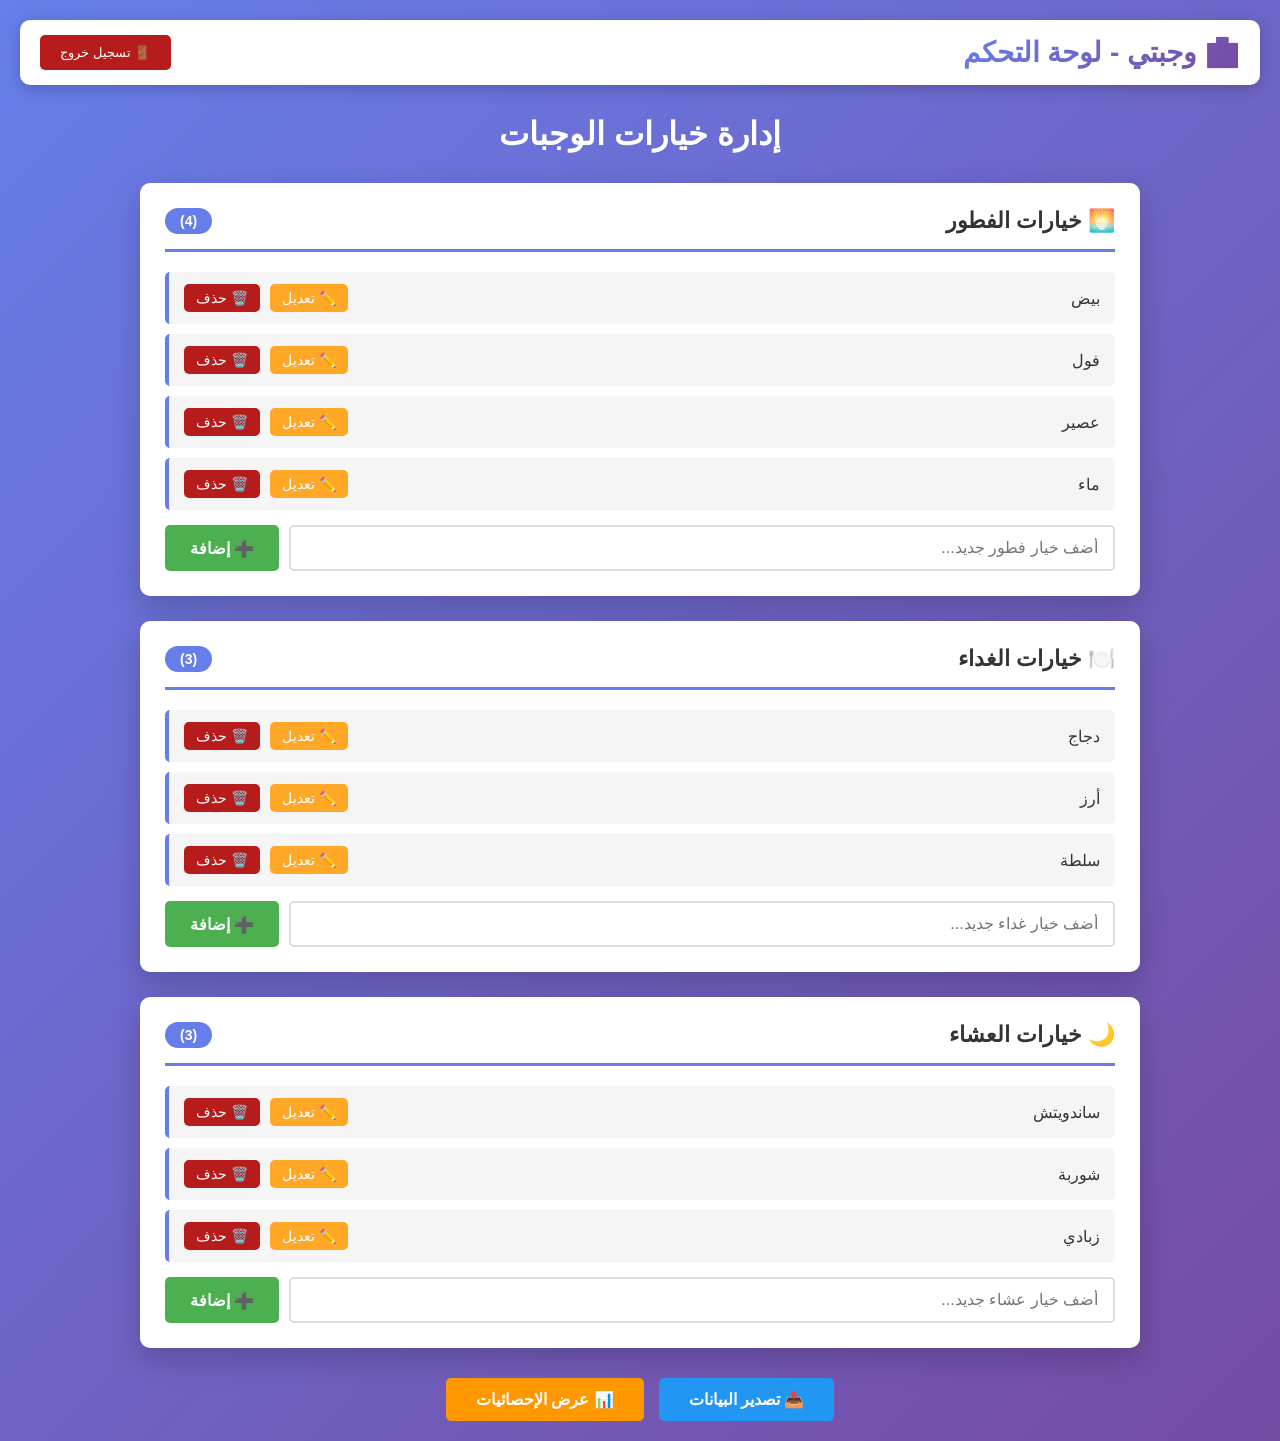
<file: admin-final.html>
<!DOCTYPE html>
<html lang="ar">
<head>
    <meta charset="UTF-8">
    <meta name="viewport" content="width=device-width, initial-scale=1.0">
    <title>وجبتي - نظام طلب الوجبات</title>
    <style>
        * {
            margin: 0;
            padding: 0;
            box-sizing: border-box;
        }

        body {
            font-family: 'Arial', 'Segoe UI', sans-serif;
            background: linear-gradient(135deg, #667eea 0%, #764ba2 100%);
            min-height: 100vh;
            direction: rtl;
            padding: 20px;
        }

        .navbar {
            background: white;
            color: #333;
            padding: 15px 20px;
            border-radius: 10px;
            display: flex;
            justify-content: space-between;
            align-items: center;
            margin-bottom: 30px;
            box-shadow: 0 4px 15px rgba(0, 0, 0, 0.2);
        }

        .navbar-title {
            font-size: 28px;
            font-weight: bold;
            background: linear-gradient(135deg, #667eea 0%, #764ba2 100%);
            -webkit-background-clip: text;
            -webkit-text-fill-color: transparent;
        }

        .logout-btn {
            background: #b71c1c;
            color: white;
            border: none;
            padding: 10px 20px;
            border-radius: 5px;
            cursor: pointer;
            transition: all 0.3s ease;
        }

        .logout-btn:hover {
            background: #8b0000;
        }

        .container {
            max-width: 1000px;
            margin: 0 auto;
        }

        .page-title {
            text-align: center;
            color: white;
            font-size: 32px;
            margin-bottom: 30px;
        }

        .section {
            background: white;
            border-radius: 10px;
            padding: 25px;
            margin-bottom: 25px;
            box-shadow: 0 10px 30px rgba(0, 0, 0, 0.2);
        }

        .section h3 {
            display: flex;
            justify-content: space-between;
            align-items: center;
            font-size: 22px;
            color: #333;
            margin-bottom: 20px;
            padding-bottom: 15px;
            border-bottom: 3px solid #667eea;
        }

        .count {
            background: #667eea;
            color: white;
            padding: 5px 15px;
            border-radius: 20px;
            font-size: 14px;
        }

        .meal-list {
            list-style: none;
            margin-bottom: 15px;
        }

        .meal-list li {
            background: #f5f5f5;
            padding: 12px 15px;
            margin-bottom: 10px;
            border-radius: 5px;
            display: flex;
            justify-content: space-between;
            align-items: center;
            border-left: 4px solid #667eea;
        }

        .meal-text {
            flex: 1;
            font-size: 16px;
            color: #333;
        }

        .actions {
            display: flex;
            gap: 10px;
        }

        .edit-btn, .delete-btn {
            padding: 6px 12px;
            border: none;
            border-radius: 5px;
            cursor: pointer;
            font-size: 14px;
            transition: all 0.3s ease;
        }

        .edit-btn {
            background: #ffa726;
            color: white;
        }

        .edit-btn:hover {
            background: #ff7043;
        }

        .delete-btn {
            background: #b71c1c;
            color: white;
        }

        .delete-btn:hover {
            background: #8b0000;
        }

        .input-group {
            display: flex;
            gap: 10px;
            margin-top: 15px;
        }

        .input-group input {
            flex: 1;
            padding: 12px 15px;
            border: 2px solid #ddd;
            border-radius: 5px;
            font-size: 16px;
        }

        .input-group input:focus {
            outline: none;
            border-color: #667eea;
            box-shadow: 0 0 10px rgba(102, 126, 234, 0.3);
        }

        .add-btn {
            padding: 12px 25px;
            background: #4caf50;
            color: white;
            border: none;
            border-radius: 5px;
            cursor: pointer;
            font-size: 16px;
            font-weight: bold;
            white-space: nowrap;
            transition: all 0.3s ease;
        }

        .add-btn:hover {
            background: #45a049;
        }

        .footer {
            display: flex;
            gap: 15px;
            justify-content: center;
            margin-top: 30px;
        }

        .export-btn, .stats-btn {
            padding: 12px 30px;
            color: white;
            border: none;
            border-radius: 5px;
            cursor: pointer;
            font-size: 16px;
            font-weight: bold;
            transition: all 0.3s ease;
        }

        .export-btn {
            background: #2196F3;
        }

        .export-btn:hover {
            background: #1976D2;
        }

        .stats-btn {
            background: #ff9800;
        }

        .stats-btn:hover {
            background: #f57c00;
        }

        .modal {
            display: none;
            position: fixed;
            z-index: 1000;
            left: 0;
            top: 0;
            width: 100%;
            height: 100%;
            background-color: rgba(0, 0, 0, 0.5);
        }

        .modal-content {
            background-color: white;
            margin: 10% auto;
            padding: 30px;
            border-radius: 10px;
            width: 90%;
            max-width: 600px;
            box-shadow: 0 10px 40px rgba(0, 0, 0, 0.3);
        }

        .close {
            color: #aaa;
            float: left;
            font-size: 28px;
            font-weight: bold;
            cursor: pointer;
        }

        .close:hover {
            color: #000;
        }

        .notification {
            position: fixed;
            top: 20px;
            right: 20px;
            padding: 15px 20px;
            border-radius: 5px;
            color: white;
            z-index: 2000;
            box-shadow: 0 4px 12px rgba(0, 0, 0, 0.2);
            animation: slideIn 0.3s ease;
        }

        @keyframes slideIn {
            from { transform: translateX(400px); opacity: 0; }
            to { transform: translateX(0); opacity: 1; }
        }

        @media (max-width: 768px) {
            .input-group {
                flex-direction: column;
            }

            .add-btn {
                width: 100%;
            }

            .footer {
                flex-direction: column;
            }

            .export-btn, .stats-btn {
                width: 100%;
            }
        }
    </style>
</head>

<body>
    <nav class="navbar">
        <h1 class="navbar-title">🏥 وجبتي - لوحة التحكم</h1>
        <button onclick="logout()" class="logout-btn">🚪 تسجيل خروج</button>
    </nav>

    <div class="container">
        <h2 class="page-title">إدارة خيارات الوجبات</h2>

        <!-- قسم الفطور -->
        <div class="section">
            <h3>
                <span>🌅 خيارات الفطور</span>
                <span class="count" id="breakfast-count">(0)</span>
            </h3>
            <ul id="breakfast-list" class="meal-list"></ul>
            <div class="input-group">
                <input type="text" id="breakfast-input" placeholder="أضف خيار فطور جديد..." onkeypress="handleKeyPress(event, 'فطور')">
                <button onclick="addOption('فطور')" class="add-btn">➕ إضافة</button>
            </div>
        </div>

        <!-- قسم الغداء -->
        <div class="section">
            <h3>
                <span>🍽️ خيارات الغداء</span>
                <span class="count" id="lunch-count">(0)</span>
            </h3>
            <ul id="lunch-list" class="meal-list"></ul>
            <div class="input-group">
                <input type="text" id="lunch-input" placeholder="أضف خيار غداء جديد..." onkeypress="handleKeyPress(event, 'غداء')">
                <button onclick="addOption('غداء')" class="add-btn">➕ إضافة</button>
            </div>
        </div>

        <!-- قسم العشاء -->
        <div class="section">
            <h3>
                <span>🌙 خيارات العشاء</span>
                <span class="count" id="dinner-count">(0)</span>
            </h3>
            <ul id="dinner-list" class="meal-list"></ul>
            <div class="input-group">
                <input type="text" id="dinner-input" placeholder="أضف خيار عشاء جديد..." onkeypress="handleKeyPress(event, 'عشاء')">
                <button onclick="addOption('عشاء')" class="add-btn">➕ إضافة</button>
            </div>
        </div>

        <div class="footer">
            <button onclick="exportData()" class="export-btn">📥 تصدير البيانات</button>
            <button onclick="showStats()" class="stats-btn">📊 عرض الإحصائيات</button>
        </div>
    </div>

    <!-- Modal للإحصائيات -->
    <div id="statsModal" class="modal">
        <div class="modal-content">
            <span class="close" onclick="closeStats()">&times;</span>
            <h2>📊 إحصائيات الوجبات</h2>
            <div id="statsContent"></div>
        </div>
    </div>

    <script>
        const STORAGE_KEY = 'wajbati_meals';
        const mealTypes = {
            'فطور': 'breakfast',
            'غداء': 'lunch',
            'عشاء': 'dinner'
        };

        document.addEventListener('DOMContentLoaded', loadAllMeals);

        function loadAllMeals() {
            const meals = getMealsFromStorage();
            updateMealList('فطور', meals.breakfast);
            updateMealList('غداء', meals.lunch);
            updateMealList('عشاء', meals.dinner);
        }

        function getMealsFromStorage() {
            const data = localStorage.getItem(STORAGE_KEY);
            return data ? JSON.parse(data) : {
                breakfast: ['بيض', 'فول', 'عصير', 'ماء'],
                lunch: ['دجاج', 'أرز', 'سلطة'],
                dinner: ['ساندويتش', 'شوربة', 'زبادي']
            };
        }

        function saveMealsToStorage(meals) {
            localStorage.setItem(STORAGE_KEY, JSON.stringify(meals));
        }

        function updateMealList(mealType, mealArray) {
            const listId = mealTypes[mealType] + '-list';
            const countId = mealTypes[mealType] + '-count';
            const listElement = document.getElementById(listId);
            
            listElement.innerHTML = '';
            mealArray.forEach((meal, index) => {
                const li = document.createElement('li');
                li.innerHTML = `
                    <span class="meal-text">${escapeHtml(meal)}</span>
                    <div class="actions">
                        <button class="edit-btn" onclick="editMeal('${mealType}', ${index})">✏️ تعديل</button>
                        <button class="delete-btn" onclick="deleteMeal('${mealType}', ${index})">🗑️ حذف</button>
                    </div>
                `;
                listElement.appendChild(li);
            });
            
            document.getElementById(countId).textContent = `(${mealArray.length})`;
        }

        function addOption(mealType) {
            const inputId = mealTypes[mealType] + '-input';
            const inputElement = document.getElementById(inputId);
            const mealName = inputElement.value.trim();
            
            if (!mealName) {
                showNotification('⚠️ الرجاء إدخال اسم الوجبة', '#ff9800');
                return;
            }
            
            const meals = getMealsFromStorage();
            const mealTypeKey = mealTypes[mealType];
            
            if (meals[mealTypeKey].includes(mealName)) {
                showNotification('❌ هذه الوجبة موجودة بالفعل', '#b71c1c');
                return;
            }
            
            meals[mealTypeKey].push(mealName);
            saveMealsToStorage(meals);
            updateMealList(mealType, meals[mealTypeKey]);
            inputElement.value = '';
            showNotification(`✅ تمت إضافة "${mealName}" بنجاح`, '#4caf50');
        }

        function deleteMeal(mealType, index) {
            if (!confirm('هل أنت متأكد من حذف هذه الوجبة؟')) return;
            
            const meals = getMealsFromStorage();
            const mealTypeKey = mealTypes[mealType];
            const deletedMeal = meals[mealTypeKey][index];
            
            meals[mealTypeKey].splice(index, 1);
            saveMealsToStorage(meals);
            updateMealList(mealType, meals[mealTypeKey]);
            showNotification(`🗑️ تم حذف "${deletedMeal}" بنجاح`, '#4caf50');
        }

        function editMeal(mealType, index) {
            const meals = getMealsFromStorage();
            const mealTypeKey = mealTypes[mealType];
            const oldName = meals[mealTypeKey][index];
            
            const newName = prompt(`الاسم الحالي: ${oldName}\n\nالاسم الجديد:`, oldName);
            
            if (!newName || newName.trim() === '') return;
            if (newName === oldName) return;
            
            if (meals[mealTypeKey].includes(newName)) {
                showNotification('❌ هذا الاسم موجود بالفعل', '#b71c1c');
                return;
            }
            
            meals[mealTypeKey][index] = newName;
            saveMealsToStorage(meals);
            updateMealList(mealType, meals[mealTypeKey]);
            showNotification(`✏️ تم التحديث بنجاح`, '#4caf50');
        }

        function handleKeyPress(event, mealType) {
            if (event.key === 'Enter') addOption(mealType);
        }

        function exportData() {
            const meals = getMealsFromStorage();
            const dataStr = JSON.stringify(meals, null, 2);
            const dataBlob = new Blob([dataStr], { type: 'application/json' });
            const url = URL.createObjectURL(dataBlob);
            const link = document.createElement('a');
            link.href = url;
            link.download = `wajbati-${new Date().toISOString().split('T')[0]}.json`;
            link.click();
            showNotification('📥 تم التصدير بنجاح', '#2196F3');
        }

        function showStats() {
            const meals = getMealsFromStorage();
            const total = meals.breakfast.length + meals.lunch.length + meals.dinner.length;
            document.getElementById('statsContent').innerHTML = `
                <div style="text-align: right; direction: rtl; font-size: 16px;">
                    <p><strong>🌅 الفطور:</strong> ${meals.breakfast.length} وجبة</p>
                    <p><strong>🍽️ الغداء:</strong> ${meals.lunch.length} وجبة</p>
                    <p><strong>🌙 العشاء:</strong> ${meals.dinner.length} وجبة</p>
                    <hr>
                    <h3>المجموع: <span style="color: #667eea;">${total}</span> وجبة</h3>
                </div>
            `;
            document.getElementById('statsModal').style.display = 'block';
        }

        function closeStats() {
            document.getElementById('statsModal').style.display = 'none';
        }

        function escapeHtml(text) {
            const div = document.createElement('div');
            div.textContent = text;
            return div.innerHTML;
        }

        function showNotification(message, color) {
            const notification = document.createElement('div');
            notification.className = 'notification';
            notification.textContent = message;
            notification.style.backgroundColor = color;
            document.body.appendChild(notification);
            setTimeout(() => notification.remove(), 3000);
        }

        function logout() {
            if (confirm('هل تريد تسجيل الخروج؟')) {
                alert('تم تسجيل الخروج بنجاح');
                window.location.href = 'index.html';
            }
        }

        window.onclick = function(event) {
            const modal = document.getElementById('statsModal');
            if (event.target === modal) modal.style.display = 'none';
        }
    </script>
</body>
</html>
</file>
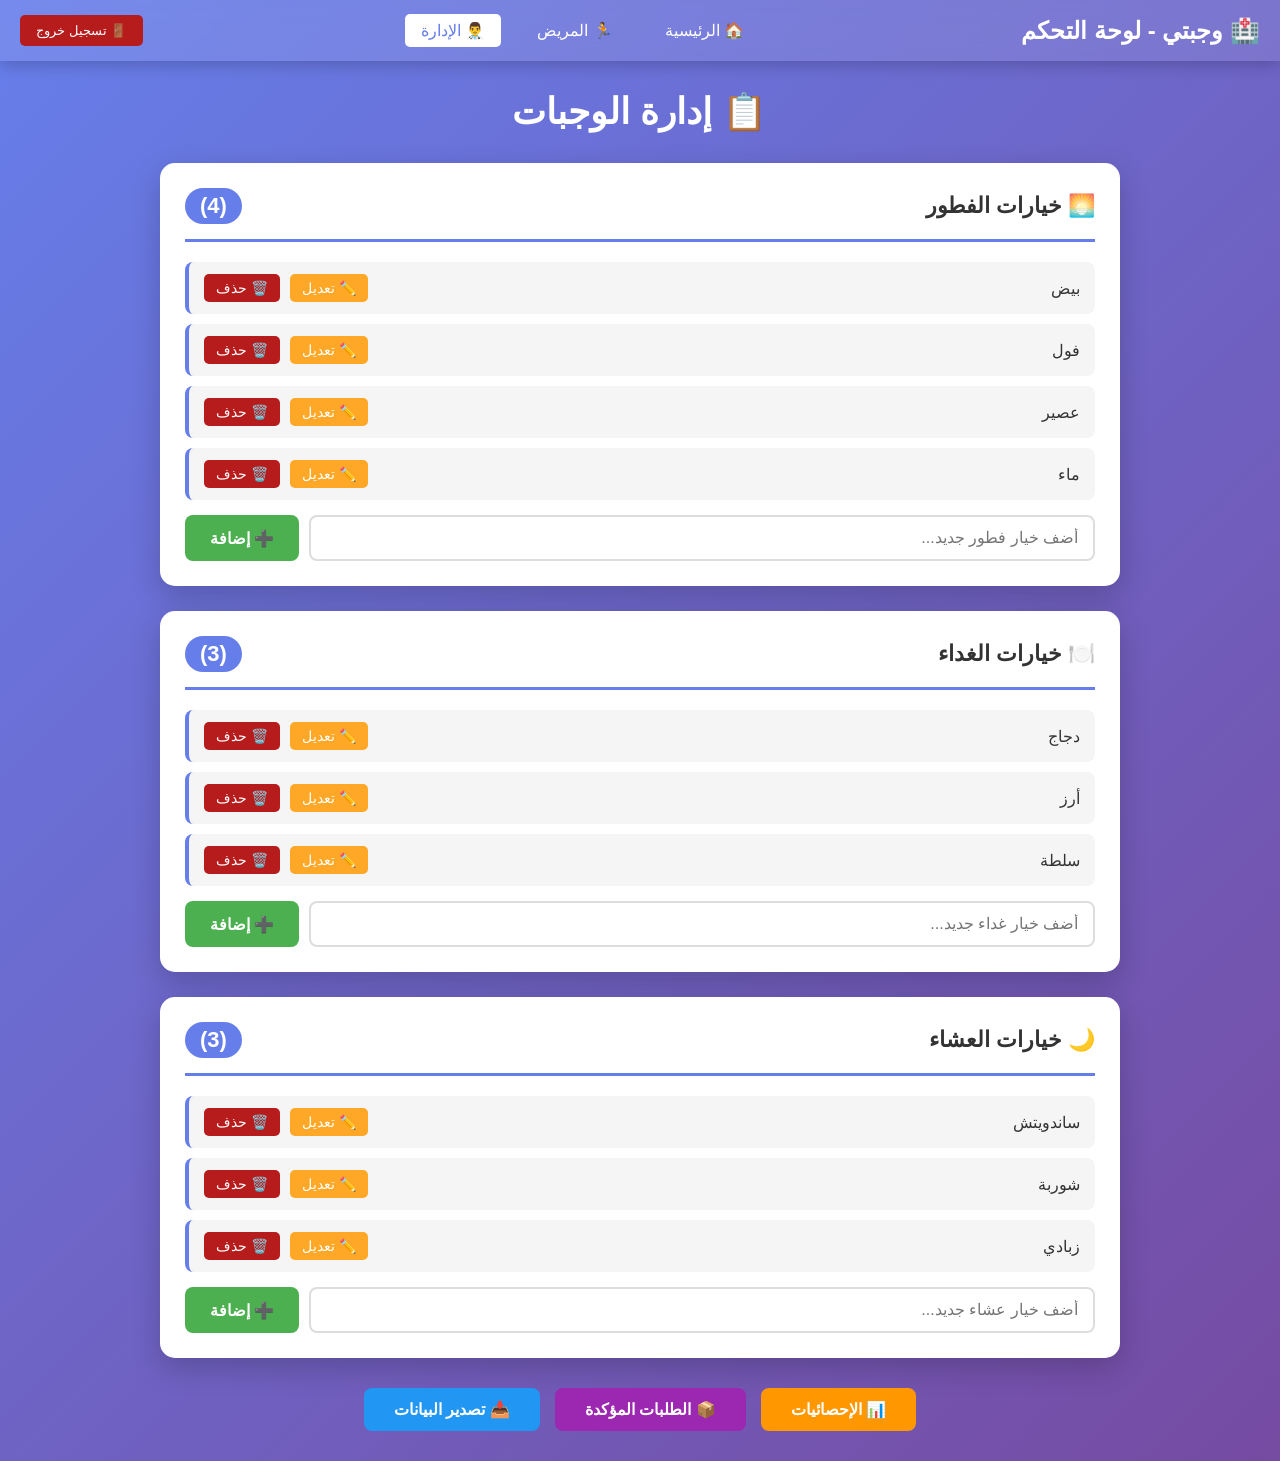
<file: admin.html>
<!DOCTYPE html>
<html lang="ar">
<head>
    <meta charset="UTF-8">
    <meta name="viewport" content="width=device-width, initial-scale=1.0">
    <title>وجبتي - لوحة التحكم</title>
    <style>
        * {
            margin: 0;
            padding: 0;
            box-sizing: border-box;
        }

        body {
            font-family: 'Arial', 'Segoe UI', sans-serif;
            background: linear-gradient(135deg, #667eea 0%, #764ba2 100%);
            min-height: 100vh;
            direction: rtl;
        }

        .navbar {
            background: rgba(255, 255, 255, 0.1);
            backdrop-filter: blur(10px);
            padding: 15px 20px;
            display: flex;
            justify-content: space-between;
            align-items: center;
            box-shadow: 0 4px 15px rgba(0, 0, 0, 0.2);
            position: sticky;
            top: 0;
            z-index: 100;
        }

        .navbar-brand {
            color: white;
            font-size: 24px;
            font-weight: bold;
        }

        .nav-links {
            display: flex;
            gap: 20px;
            list-style: none;
        }

        .nav-links a {
            color: white;
            text-decoration: none;
            padding: 8px 16px;
            border-radius: 5px;
            transition: all 0.3s ease;
        }

        .nav-links a:hover,
        .nav-links a.active {
            background: white;
            color: #667eea;
        }

        .logout-btn {
            background: #b71c1c;
            padding: 8px 16px;
            border-radius: 5px;
            cursor: pointer;
            border: none;
            color: white;
        }

        .logout-btn:hover {
            background: #8b0000;
        }

        .container {
            max-width: 1000px;
            margin: 0 auto;
            padding: 30px 20px;
        }

        .page-title {
            color: white;
            font-size: 36px;
            text-align: center;
            margin-bottom: 30px;
        }

        .section {
            background: white;
            border-radius: 15px;
            padding: 25px;
            margin-bottom: 25px;
            box-shadow: 0 10px 30px rgba(0, 0, 0, 0.2);
        }

        .section h3 {
            display: flex;
            justify-content: space-between;
            align-items: center;
            font-size: 22px;
            color: #333;
            margin-bottom: 20px;
            padding-bottom: 15px;
            border-bottom: 3px solid #667eea;
        }

        .count {
            background: #667eea;
            color: white;
            padding: 5px 15px;
            border-radius: 20px;
            font-weight: bold;
        }

        .meal-list {
            list-style: none;
            margin-bottom: 15px;
        }

        .meal-list li {
            background: #f5f5f5;
            padding: 12px 15px;
            margin-bottom: 10px;
            border-radius: 8px;
            display: flex;
            justify-content: space-between;
            align-items: center;
            border-left: 4px solid #667eea;
        }

        .meal-text {
            flex: 1;
            font-size: 16px;
            color: #333;
        }

        .actions {
            display: flex;
            gap: 10px;
        }

        .btn {
            padding: 6px 12px;
            border: none;
            border-radius: 5px;
            cursor: pointer;
            font-size: 14px;
            transition: all 0.3s ease;
        }

        .edit-btn {
            background: #ffa726;
            color: white;
        }

        .edit-btn:hover {
            background: #ff7043;
        }

        .delete-btn {
            background: #b71c1c;
            color: white;
        }

        .delete-btn:hover {
            background: #8b0000;
        }

        .input-group {
            display: flex;
            gap: 10px;
            margin-top: 15px;
        }

        .input-group input {
            flex: 1;
            padding: 12px 15px;
            border: 2px solid #ddd;
            border-radius: 8px;
            font-size: 16px;
        }

        .input-group input:focus {
            outline: none;
            border-color: #667eea;
            box-shadow: 0 0 10px rgba(102, 126, 234, 0.3);
        }

        .add-btn {
            padding: 12px 25px;
            background: #4caf50;
            color: white;
            border: none;
            border-radius: 8px;
            cursor: pointer;
            font-size: 16px;
            font-weight: bold;
            white-space: nowrap;
            transition: all 0.3s ease;
        }

        .add-btn:hover {
            background: #45a049;
        }

        .footer-buttons {
            display: flex;
            gap: 15px;
            justify-content: center;
            margin-top: 30px;
            flex-wrap: wrap;
        }

        .export-btn, .stats-btn, .orders-btn {
            padding: 12px 30px;
            color: white;
            border: none;
            border-radius: 8px;
            cursor: pointer;
            font-size: 16px;
            font-weight: bold;
            transition: all 0.3s ease;
        }

        .export-btn {
            background: #2196F3;
        }

        .export-btn:hover {
            background: #1976D2;
        }

        .stats-btn {
            background: #ff9800;
        }

        .stats-btn:hover {
            background: #f57c00;
        }

        .orders-btn {
            background: #9c27b0;
        }

        .orders-btn:hover {
            background: #7b1fa2;
        }

        .modal {
            display: none;
            position: fixed;
            z-index: 1000;
            left: 0;
            top: 0;
            width: 100%;
            height: 100%;
            background-color: rgba(0, 0, 0, 0.5);
        }

        .modal-content {
            background-color: white;
            margin: 10% auto;
            padding: 30px;
            border-radius: 15px;
            width: 90%;
            max-width: 600px;
            box-shadow: 0 10px 40px rgba(0, 0, 0, 0.3);
            max-height: 80vh;
            overflow-y: auto;
        }

        .close {
            color: #aaa;
            float: left;
            font-size: 28px;
            font-weight: bold;
            cursor: pointer;
        }

        .close:hover {
            color: #000;
        }

        .notification {
            position: fixed;
            top: 80px;
            right: 20px;
            padding: 15px 20px;
            border-radius: 8px;
            color: white;
            z-index: 2000;
            animation: slideIn 0.3s ease;
        }

        @keyframes slideIn {
            from { transform: translateX(400px); opacity: 0; }
            to { transform: translateX(0); opacity: 1; }
        }

        @media (max-width: 768px) {
            .input-group {
                flex-direction: column;
            }

            .add-btn {
                width: 100%;
            }

            .footer-buttons {
                flex-direction: column;
            }

            .export-btn, .stats-btn, .orders-btn {
                width: 100%;
            }
        }
    </style>
</head>

<body>
    <nav class="navbar">
        <span class="navbar-brand">🏥 وجبتي - لوحة التحكم</span>
        <ul class="nav-links">
            <li><a href="index.html">🏠 الرئيسية</a></li>
            <li><a href="patient.html">🏃 المريض</a></li>
            <li><a href="admin.html" class="active">👨‍⚕️ الإدارة</a></li>
        </ul>
        <button onclick="logout()" class="logout-btn">🚪 تسجيل خروج</button>
    </nav>

    <div class="container">
        <h1 class="page-title">📋 إدارة الوجبات</h1>

        <div class="section">
            <h3>
                <span>🌅 خيارات الفطور</span>
                <span class="count" id="breakfast-count">(0)</span>
            </h3>
            <ul id="breakfast-list" class="meal-list"></ul>
            <div class="input-group">
                <input type="text" id="breakfast-input" placeholder="أضف خيار فطور جديد..." onkeypress="handleKeyPress(event, 'فطور')">
                <button onclick="addOption('فطور')" class="add-btn">➕ إضافة</button>
            </div>
        </div>

        <div class="section">
            <h3>
                <span>🍽️ خيارات الغداء</span>
                <span class="count" id="lunch-count">(0)</span>
            </h3>
            <ul id="lunch-list" class="meal-list"></ul>
            <div class="input-group">
                <input type="text" id="lunch-input" placeholder="أضف خيار غداء جديد..." onkeypress="handleKeyPress(event, 'غداء')">
                <button onclick="addOption('غداء')" class="add-btn">➕ إضافة</button>
            </div>
        </div>

        <div class="section">
            <h3>
                <span>🌙 خيارات العشاء</span>
                <span class="count" id="dinner-count">(0)</span>
            </h3>
            <ul id="dinner-list" class="meal-list"></ul>
            <div class="input-group">
                <input type="text" id="dinner-input" placeholder="أضف خيار عشاء جديد..." onkeypress="handleKeyPress(event, 'عشاء')">
                <button onclick="addOption('عشاء')" class="add-btn">➕ إضافة</button>
            </div>
        </div>

        <div class="footer-buttons">
            <button onclick="showStats()" class="stats-btn">📊 الإحصائيات</button>
            <button onclick="showOrders()" class="orders-btn">📦 الطلبات المؤكدة</button>
            <button onclick="exportData()" class="export-btn">📥 تصدير البيانات</button>
        </div>
    </div>

    <div id="statsModal" class="modal">
        <div class="modal-content">
            <span class="close" onclick="closeModal('statsModal')">&times;</span>
            <h2>📊 إحصائيات الوجبات</h2>
            <div id="statsContent"></div>
        </div>
    </div>

    <div id="ordersModal" class="modal">
        <div class="modal-content">
            <span class="close" onclick="closeModal('ordersModal')">&times;</span>
            <h2>📦 الطلبات المؤكدة</h2>
            <div id="ordersContent"></div>
        </div>
    </div>

    <script>
        const STORAGE_KEY = 'wajbati_meals';
        const ORDERS_KEY = 'wajbati_orders';
        const mealTypes = {
            'فطور': 'breakfast',
            'غداء': 'lunch',
            'عشاء': 'dinner'
        };

        document.addEventListener('DOMContentLoaded', loadAllMeals);

        function loadAllMeals() {
            const meals = getMealsFromStorage();
            updateMealList('فطور', meals.breakfast);
            updateMealList('غداء', meals.lunch);
            updateMealList('عشاء', meals.dinner);
        }

        function getMealsFromStorage() {
            const data = localStorage.getItem(STORAGE_KEY);
            return data ? JSON.parse(data) : {
                breakfast: ['بيض', 'فول', 'عصير', 'ماء'],
                lunch: ['دجاج', 'أرز', 'سلطة'],
                dinner: ['ساندويتش', 'شوربة', 'زبادي']
            };
        }

        function saveMealsToStorage(meals) {
            localStorage.setItem(STORAGE_KEY, JSON.stringify(meals));
        }

        function updateMealList(mealType, mealArray) {
            const listId = mealTypes[mealType] + '-list';
            const countId = mealTypes[mealType] + '-count';
            const listElement = document.getElementById(listId);
            
            listElement.innerHTML = '';
            mealArray.forEach((meal, index) => {
                const li = document.createElement('li');
                li.innerHTML = `
                    <span class="meal-text">${escapeHtml(meal)}</span>
                    <div class="actions">
                        <button class="btn edit-btn" onclick="editMeal('${mealType}', ${index})">✏️ تعديل</button>
                        <button class="btn delete-btn" onclick="deleteMeal('${mealType}', ${index})">🗑️ حذف</button>
                    </div>
                `;
                listElement.appendChild(li);
            });
            
            document.getElementById(countId).textContent = `(${mealArray.length})`;
        }

        function addOption(mealType) {
            const inputId = mealTypes[mealType] + '-input';
            const inputElement = document.getElementById(inputId);
            const mealName = inputElement.value.trim();
            
            if (!mealName) {
                showNotification('⚠️ الرجاء إدخال اسم الوجبة', '#ff9800');
                return;
            }
            
            const meals = getMealsFromStorage();
            const mealTypeKey = mealTypes[mealType];
            
            if (meals[mealTypeKey].includes(mealName)) {
                showNotification('❌ هذه الوجبة موجودة بالفعل', '#b71c1c');
                return;
            }
            
            meals[mealTypeKey].push(mealName);
            saveMealsToStorage(meals);
            updateMealList(mealType, meals[mealTypeKey]);
            inputElement.value = '';
            showNotification(`✅ تمت إضافة "${mealName}" بنجاح`, '#4caf50');
        }

        function deleteMeal(mealType, index) {
            if (!confirm('هل أنت متأكد من حذف هذه الوجبة؟')) return;
            
            const meals = getMealsFromStorage();
            const mealTypeKey = mealTypes[mealType];
            const deletedMeal = meals[mealTypeKey][index];
            
            meals[mealTypeKey].splice(index, 1);
            saveMealsToStorage(meals);
            updateMealList(mealType, meals[mealTypeKey]);
            showNotification(`🗑️ تم حذف "${deletedMeal}" بنجاح`, '#4caf50');
        }

        function editMeal(mealType, index) {
            const meals = getMealsFromStorage();
            const mealTypeKey = mealTypes[mealType];
            const oldName = meals[mealTypeKey][index];
            
            const newName = prompt(`الاسم الحالي: ${oldName}\n\nالاسم الجديد:`, oldName);
            if (!newName || newName.trim() === '') return;
            if (newName === oldName) return;
            
            if (meals[mealTypeKey].includes(newName)) {
                showNotification('❌ هذا الاسم موجود بالفعل', '#b71c1c');
                return;
            }
            
            meals[mealTypeKey][index] = newName;
            saveMealsToStorage(meals);
            updateMealList(mealType, meals[mealTypeKey]);
            showNotification(`✏️ تم التحديث بنجاح`, '#4caf50');
        }

        function handleKeyPress(event, mealType) {
            if (event.key === 'Enter') addOption(mealType);
        }

        function showStats() {
            const meals = getMealsFromStorage();
            const total = meals.breakfast.length + meals.lunch.length + meals.dinner.length;
            document.getElementById('statsContent').innerHTML = `
                <div style="text-align: right; direction: rtl; font-size: 16px;">
                    <p><strong>🌅 الفطور:</strong> ${meals.breakfast.length} وجبة</p>
                    <p><strong>🍽️ الغداء:</strong> ${meals.lunch.length} وجبة</p>
                    <p><strong>🌙 العشاء:</strong> ${meals.dinner.length} وجبة</p>
                    <hr style="margin: 15px 0;">
                    <h3>المجموع: <span style="color: #667eea;">${total}</span> وجبة</h3>
                </div>
            `;
            document.getElementById('statsModal').style.display = 'block';
        }

        function showOrders() {
            const orders = JSON.parse(localStorage.getItem(ORDERS_KEY) || '[]');
            
            if (orders.length === 0) {
                document.getElementById('ordersContent').innerHTML = '<p style="text-align: center; color: #999;">لا توجد طلبات حتى الآن</p>';
            } else {
                let html = '';
                orders.forEach((order, index) => {
                    html += `
                        <div style="background: #f5f5f5; padding: 15px; margin: 10px 0; border-radius: 8px; text-align: right; direction: rtl;">
                            <strong>الطلب #${index + 1}</strong> - ${order.timestamp}
                            <hr style="margin: 10px 0;">
                    `;
                    Object.entries(order.meals).forEach(([type, meal]) => {
                        const mealTypeNames = {
                            'breakfast': '🌅 الفطور',
                            'lunch': '🍽️ الغداء',
                            'dinner': '🌙 العشاء'
                        };
                        html += `<p>${mealTypeNames[type]}: <strong>${escapeHtml(meal)}</strong></p>`;
                    });
                    html += '</div>';
                });
                document.getElementById('ordersContent').innerHTML = html;
            }
            
            document.getElementById('ordersModal').style.display = 'block';
        }

        function exportData() {
            const meals = getMealsFromStorage();
            const dataStr = JSON.stringify(meals, null, 2);
            const dataBlob = new Blob([dataStr], { type: 'application/json' });
            const url = URL.createObjectURL(dataBlob);
            const link = document.createElement('a');
            link.href = url;
            link.download = `wajbati-${new Date().toISOString().split('T')[0]}.json`;
            link.click();
            showNotification('📥 تم التصدير بنجاح', '#2196F3');
        }

        function closeModal(modalId) {
            document.getElementById(modalId).style.display = 'none';
        }

        function escapeHtml(text) {
            const div = document.createElement('div');
            div.textContent = text;
            return div.innerHTML;
        }

        function showNotification(message, color) {
            const notification = document.createElement('div');
            notification.className = 'notification';
            notification.textContent = message;
            notification.style.backgroundColor = color;
            document.body.appendChild(notification);
            setTimeout(() => notification.remove(), 3000);
        }

        function logout() {
            if (confirm('هل تريد تسجيل الخروج؟')) {
                alert('تم تسجيل الخروج بنجاح');
                window.location.href = 'index.html';
            }
        }

        window.onclick = function(event) {
            const statsModal = document.getElementById('statsModal');
            const ordersModal = document.getElementById('ordersModal');
            if (event.target === statsModal) statsModal.style.display = 'none';
            if (event.target === ordersModal) ordersModal.style.display = 'none';
        }
    </script>
</body>
</html>
</file>
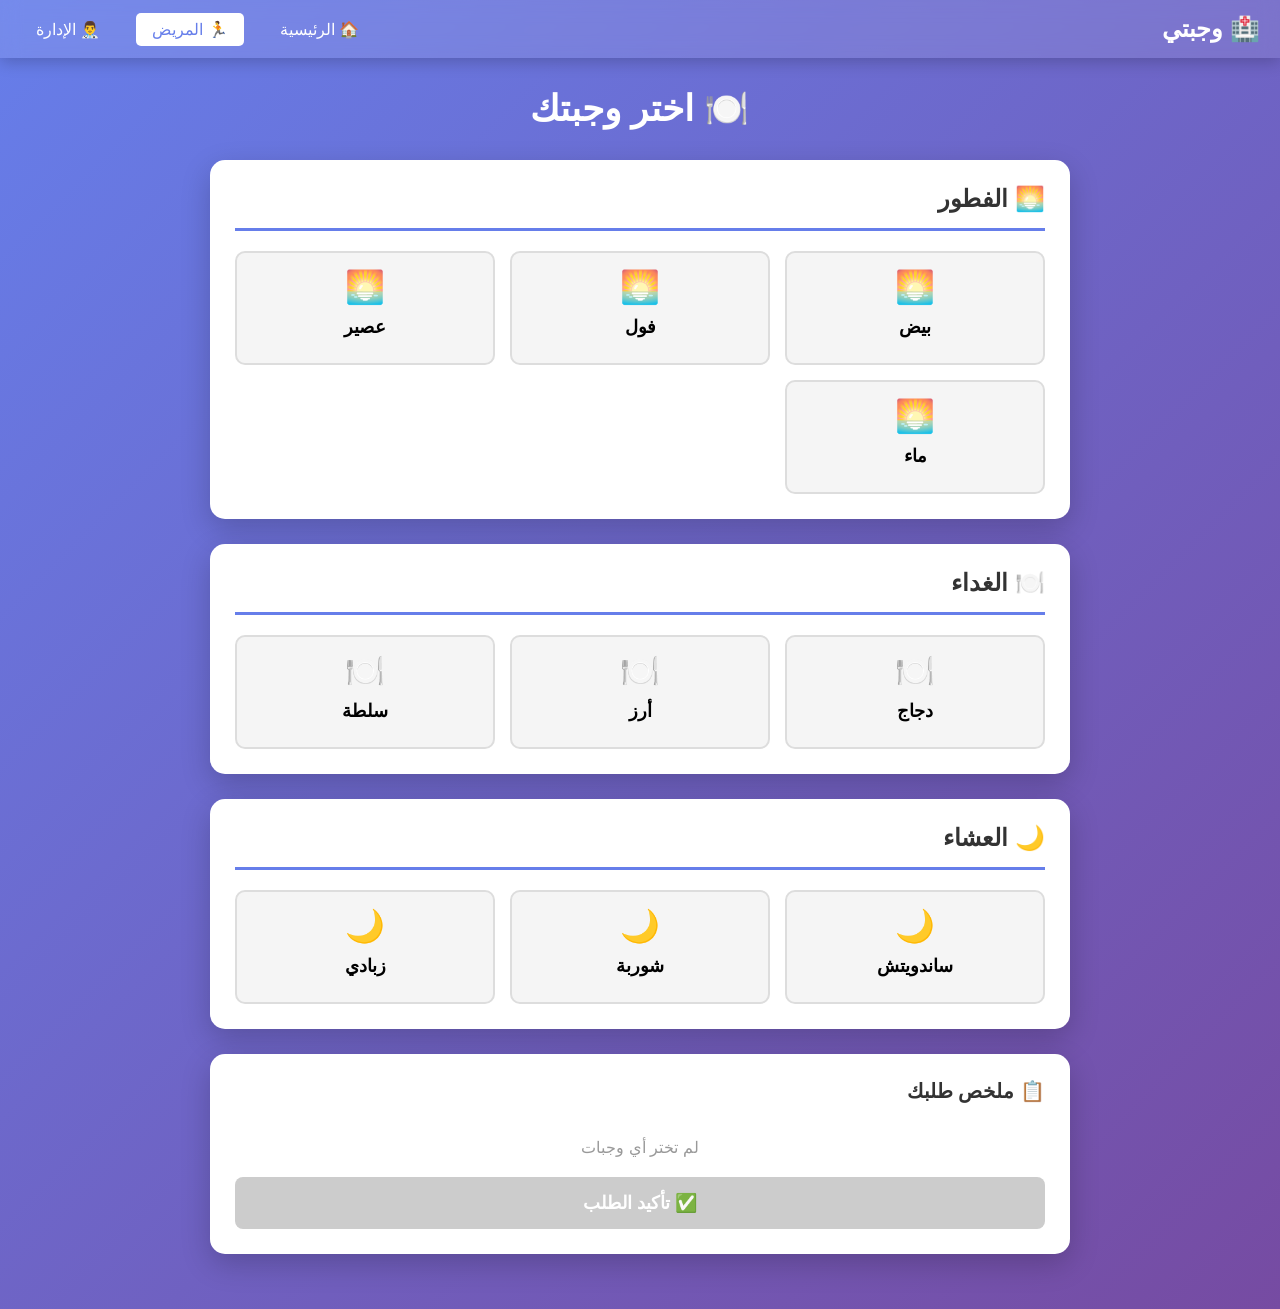
<file: patient.html>
<!DOCTYPE html>
<html lang="ar">
<head>
    <meta charset="UTF-8">
    <meta name="viewport" content="width=device-width, initial-scale=1.0">
    <title>وجبتي - طلب الوجبات</title>
    <style>
        * {
            margin: 0;
            padding: 0;
            box-sizing: border-box;
        }

        body {
            font-family: 'Arial', 'Segoe UI', sans-serif;
            background: linear-gradient(135deg, #667eea 0%, #764ba2 100%);
            min-height: 100vh;
            direction: rtl;
        }

        .navbar {
            background: rgba(255, 255, 255, 0.1);
            backdrop-filter: blur(10px);
            padding: 15px 20px;
            display: flex;
            justify-content: space-between;
            align-items: center;
            box-shadow: 0 4px 15px rgba(0, 0, 0, 0.2);
            position: sticky;
            top: 0;
            z-index: 100;
        }

        .navbar-brand {
            color: white;
            font-size: 24px;
            font-weight: bold;
        }

        .nav-links {
            display: flex;
            gap: 20px;
            list-style: none;
        }

        .nav-links a {
            color: white;
            text-decoration: none;
            padding: 8px 16px;
            border-radius: 5px;
            transition: all 0.3s ease;
        }

        .nav-links a:hover,
        .nav-links a.active {
            background: white;
            color: #667eea;
        }

        .container {
            max-width: 900px;
            margin: 0 auto;
            padding: 30px 20px;
        }

        .page-title {
            color: white;
            font-size: 36px;
            text-align: center;
            margin-bottom: 30px;
        }

        .meal-section {
            background: white;
            border-radius: 15px;
            padding: 25px;
            margin-bottom: 25px;
            box-shadow: 0 10px 30px rgba(0, 0, 0, 0.2);
        }

        .meal-section h2 {
            font-size: 24px;
            color: #333;
            margin-bottom: 20px;
            padding-bottom: 15px;
            border-bottom: 3px solid #667eea;
        }

        .meals-grid {
            display: grid;
            grid-template-columns: repeat(auto-fit, minmax(200px, 1fr));
            gap: 15px;
        }

        .meal-card {
            background: #f5f5f5;
            border: 2px solid #ddd;
            border-radius: 10px;
            padding: 15px;
            text-align: center;
            cursor: pointer;
            transition: all 0.3s ease;
        }

        .meal-card:hover {
            border-color: #667eea;
            background: #e8eaf6;
            transform: translateY(-5px);
            box-shadow: 0 5px 15px rgba(102, 126, 234, 0.3);
        }

        .meal-card.selected {
            background: #667eea;
            color: white;
            border-color: #667eea;
        }

        .meal-card h3 {
            font-size: 18px;
            margin-bottom: 10px;
        }

        .meal-icon {
            font-size: 32px;
            margin-bottom: 10px;
        }

        .order-summary {
            background: white;
            border-radius: 15px;
            padding: 25px;
            box-shadow: 0 10px 30px rgba(0, 0, 0, 0.2);
            margin-bottom: 25px;
        }

        .order-summary h3 {
            color: #333;
            margin-bottom: 15px;
            font-size: 20px;
        }

        .order-item {
            background: #f5f5f5;
            padding: 12px;
            margin-bottom: 10px;
            border-radius: 8px;
            display: flex;
            justify-content: space-between;
            align-items: center;
        }

        .order-item strong {
            color: #667eea;
        }

        .remove-btn {
            background: #b71c1c;
            color: white;
            border: none;
            padding: 5px 10px;
            border-radius: 5px;
            cursor: pointer;
            font-size: 12px;
        }

        .remove-btn:hover {
            background: #8b0000;
        }

        .confirm-btn {
            width: 100%;
            padding: 15px;
            background: #4caf50;
            color: white;
            border: none;
            border-radius: 8px;
            font-size: 18px;
            font-weight: bold;
            cursor: pointer;
            transition: all 0.3s ease;
        }

        .confirm-btn:hover {
            background: #45a049;
            transform: translateY(-2px);
        }

        .confirm-btn:disabled {
            background: #ccc;
            cursor: not-allowed;
        }

        .notification {
            position: fixed;
            top: 80px;
            right: 20px;
            padding: 15px 20px;
            border-radius: 8px;
            color: white;
            z-index: 2000;
            animation: slideIn 0.3s ease;
        }

        @keyframes slideIn {
            from { transform: translateX(400px); opacity: 0; }
            to { transform: translateX(0); opacity: 1; }
        }

        .empty-message {
            text-align: center;
            color: #999;
            padding: 20px;
        }

        @media (max-width: 768px) {
            .meals-grid {
                grid-template-columns: 1fr;
            }

            .page-title {
                font-size: 24px;
            }
        }
    </style>
</head>

<body>
    <nav class="navbar">
        <span class="navbar-brand">🏥 وجبتي</span>
        <ul class="nav-links">
            <li><a href="index.html">🏠 الرئيسية</a></li>
            <li><a href="patient.html" class="active">🏃 المريض</a></li>
            <li><a href="admin.html">👨‍⚕️ الإدارة</a></li>
        </ul>
    </nav>

    <div class="container">
        <h1 class="page-title">🍽️ اختر وجبتك</h1>

        <div class="meal-section">
            <h2>🌅 الفطور</h2>
            <div class="meals-grid" id="breakfastGrid"></div>
        </div>

        <div class="meal-section">
            <h2>🍽️ الغداء</h2>
            <div class="meals-grid" id="lunchGrid"></div>
        </div>

        <div class="meal-section">
            <h2>🌙 العشاء</h2>
            <div class="meals-grid" id="dinnerGrid"></div>
        </div>

        <div class="order-summary">
            <h3>📋 ملخص طلبك</h3>
            <div id="orderList"></div>
            <button class="confirm-btn" onclick="confirmOrder()" id="confirmBtn">✅ تأكيد الطلب</button>
        </div>
    </div>

    <script>
        const STORAGE_KEY = 'wajbati_meals';
        const ORDERS_KEY = 'wajbati_orders';
        let selectedMeals = {};

        document.addEventListener('DOMContentLoaded', () => {
            loadMeals();
            loadSelectedMeals();
            updateOrderSummary();
        });

        function getMealsFromStorage() {
            const data = localStorage.getItem(STORAGE_KEY);
            return data ? JSON.parse(data) : {
                breakfast: ['بيض', 'فول', 'عصير', 'ماء'],
                lunch: ['دجاج', 'أرز', 'سلطة'],
                dinner: ['ساندويتش', 'شوربة', 'زبادي']
            };
        }

        function loadMeals() {
            const meals = getMealsFromStorage();
            renderMeals('breakfast', meals.breakfast, '🌅');
            renderMeals('lunch', meals.lunch, '🍽️');
            renderMeals('dinner', meals.dinner, '🌙');
        }

        function renderMeals(type, meals, icon) {
            const gridId = type + 'Grid';
            const grid = document.getElementById(gridId);
            grid.innerHTML = '';

            meals.forEach(meal => {
                const card = document.createElement('div');
                card.className = 'meal-card';
                if (selectedMeals[type] === meal) {
                    card.classList.add('selected');
                }
                
                card.innerHTML = `
                    <div class="meal-icon">${icon}</div>
                    <h3>${escapeHtml(meal)}</h3>
                `;
                
                card.onclick = () => selectMeal(type, meal);
                grid.appendChild(card);
            });
        }

        function selectMeal(type, meal) {
            if (selectedMeals[type] === meal) {
                delete selectedMeals[type];
            } else {
                selectedMeals[type] = meal;
            }
            
            saveSelectedMeals();
            loadMeals();
            updateOrderSummary();
        }

        function saveSelectedMeals() {
            localStorage.setItem('wajbati_selected', JSON.stringify(selectedMeals));
        }

        function loadSelectedMeals() {
            const data = localStorage.getItem('wajbati_selected');
            selectedMeals = data ? JSON.parse(data) : {};
        }

        function updateOrderSummary() {
            const orderList = document.getElementById('orderList');
            
            if (Object.keys(selectedMeals).length === 0) {
                orderList.innerHTML = '<div class="empty-message">لم تختر أي وجبات</div>';
                document.getElementById('confirmBtn').disabled = true;
                return;
            }

            let html = '';
            const mealTypes = {
                'breakfast': '🌅 الفطور',
                'lunch': '🍽️ الغداء',
                'dinner': '🌙 العشاء'
            };

            Object.entries(selectedMeals).forEach(([type, meal]) => {
                html += `
                    <div class="order-item">
                        <strong>${mealTypes[type]}:</strong>
                        <span>${escapeHtml(meal)}</span>
                        <button class="remove-btn" onclick="removeMeal('${type}')">حذف</button>
                    </div>
                `;
            });

            orderList.innerHTML = html;
            document.getElementById('confirmBtn').disabled = false;
        }

        function removeMeal(type) {
            delete selectedMeals[type];
            saveSelectedMeals();
            loadMeals();
            updateOrderSummary();
        }

        function confirmOrder() {
            if (Object.keys(selectedMeals).length === 0) {
                showNotification('اختر وجبة واحدة على الأقل!', '#ff9800');
                return;
            }

            const orders = JSON.parse(localStorage.getItem(ORDERS_KEY) || '[]');
            const newOrder = {
                id: Date.now(),
                timestamp: new Date().toLocaleString('ar-SA'),
                meals: selectedMeals
            };

            orders.push(newOrder);
            localStorage.setItem(ORDERS_KEY, JSON.stringify(orders));
            
            selectedMeals = {};
            saveSelectedMeals();
            updateOrderSummary();
            loadMeals();
            
            showNotification('✅ تم تأكيد طلبك بنجاح!', '#4caf50');
        }

        function escapeHtml(text) {
            const div = document.createElement('div');
            div.textContent = text;
            return div.innerHTML;
        }

        function showNotification(message, color) {
            const notification = document.createElement('div');
            notification.className = 'notification';
            notification.textContent = message;
            notification.style.backgroundColor = color;
            document.body.appendChild(notification);
            
            setTimeout(() => {
                notification.style.animation = 'slideIn 0.3s reverse';
                setTimeout(() => notification.remove(), 300);
            }, 3000);
        }
    </script>
</body>
</html>
</file>
